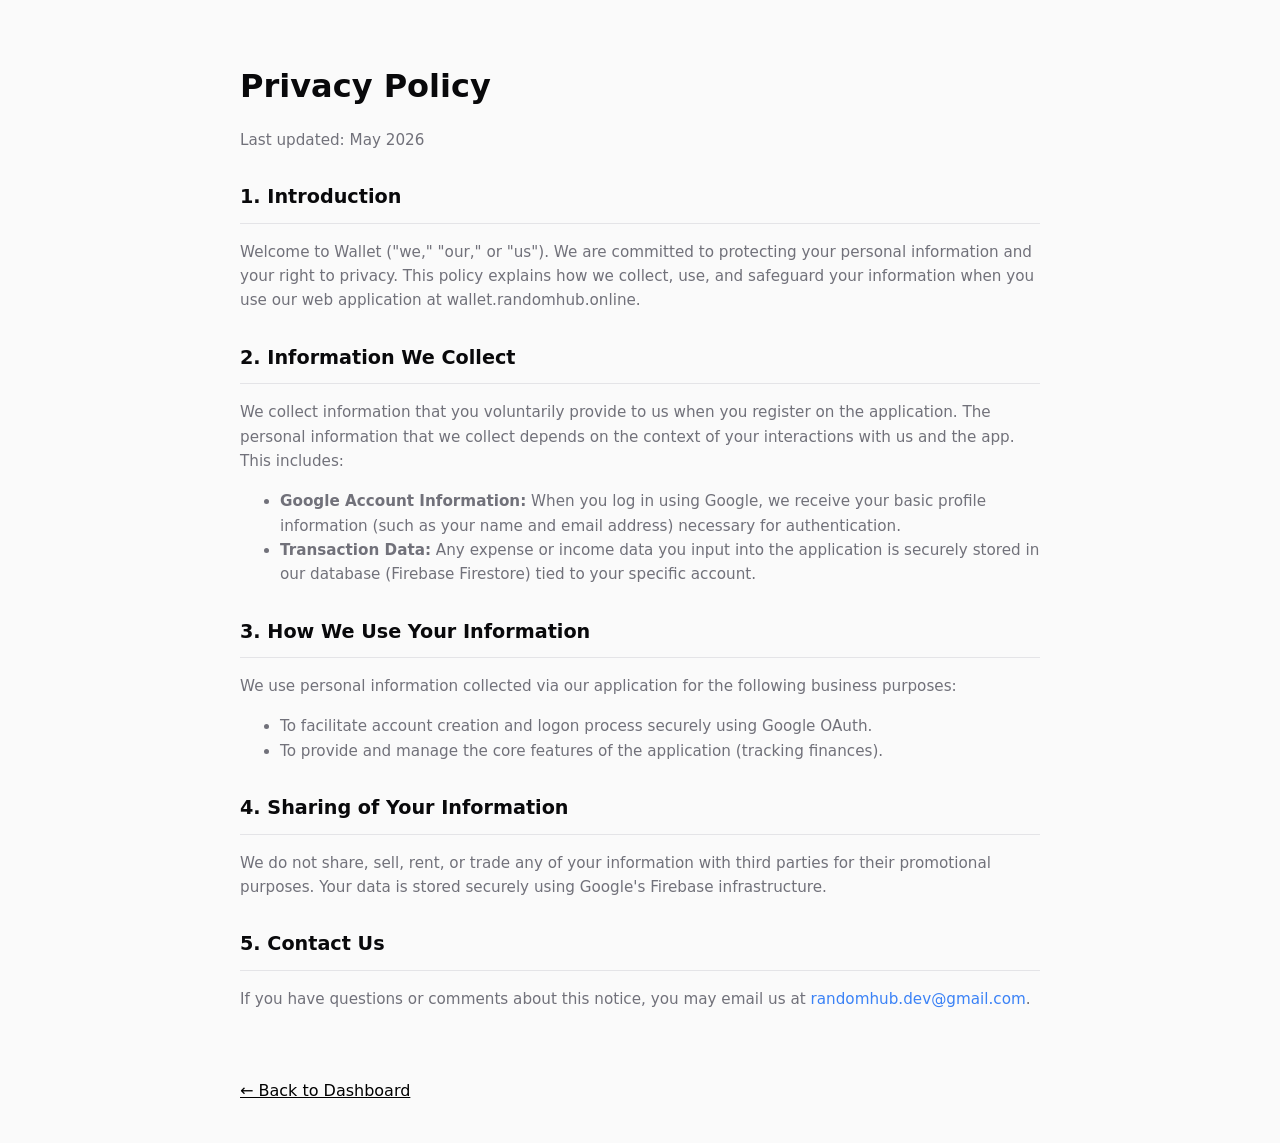
<file: privacy.html>
<!DOCTYPE html>
<html lang="en">
<head>
    <meta charset="UTF-8">
    <meta name="viewport" content="width=device-width, initial-scale=1.0">
    <title>Privacy Policy - Wallet</title>
    <link rel="icon" type="image/png" href="img/logo.png">
    <style>
        body {
            font-family: 'Inter', system-ui, sans-serif;
            background-color: #fafafa;
            color: #09090b;
            line-height: 1.6;
            padding: 40px 20px;
            max-width: 800px;
            margin: 0 auto;
        }
        h1 { font-size: 2rem; margin-bottom: 10px; }
        h2 { font-size: 1.2rem; margin-top: 30px; border-bottom: 1px solid #e4e4e7; padding-bottom: 10px; }
        p, li { font-size: 0.95rem; color: #71717a; }
        a { color: #000; text-decoration: underline; }
        .email-link {
            color: #3b82f6;
            text-decoration: none;
            font-weight: 500;
        }
        .email-link:hover {
            text-decoration: underline;
        }
    </style>
</head>
<body>

    <h1>Privacy Policy</h1>
    <p>Last updated: May 2026</p>

    <h2>1. Introduction</h2>
    <p>Welcome to Wallet ("we," "our," or "us"). We are committed to protecting your personal information and your right to privacy. This policy explains how we collect, use, and safeguard your information when you use our web application at wallet.randomhub.online.</p>

    <h2>2. Information We Collect</h2>
    <p>We collect information that you voluntarily provide to us when you register on the application. The personal information that we collect depends on the context of your interactions with us and the app. This includes:</p>
    <ul>
        <li><strong>Google Account Information:</strong> When you log in using Google, we receive your basic profile information (such as your name and email address) necessary for authentication.</li>
        <li><strong>Transaction Data:</strong> Any expense or income data you input into the application is securely stored in our database (Firebase Firestore) tied to your specific account.</li>
    </ul>

    <h2>3. How We Use Your Information</h2>
    <p>We use personal information collected via our application for the following business purposes:</p>
    <ul>
        <li>To facilitate account creation and logon process securely using Google OAuth.</li>
        <li>To provide and manage the core features of the application (tracking finances).</li>
    </ul>

    <h2>4. Sharing of Your Information</h2>
    <p>We do not share, sell, rent, or trade any of your information with third parties for their promotional purposes. Your data is stored securely using Google's Firebase infrastructure.</p>

    <h2>5. Contact Us</h2>
    <p>If you have questions or comments about this notice, you may email us at <a href="mailto:randomhub.dev@gmail.com" class="email-link">randomhub.dev@gmail.com</a>.</p>

    <br><br>
    <a href="/">&larr; Back to Dashboard</a>

</body>
</html>
</file>
